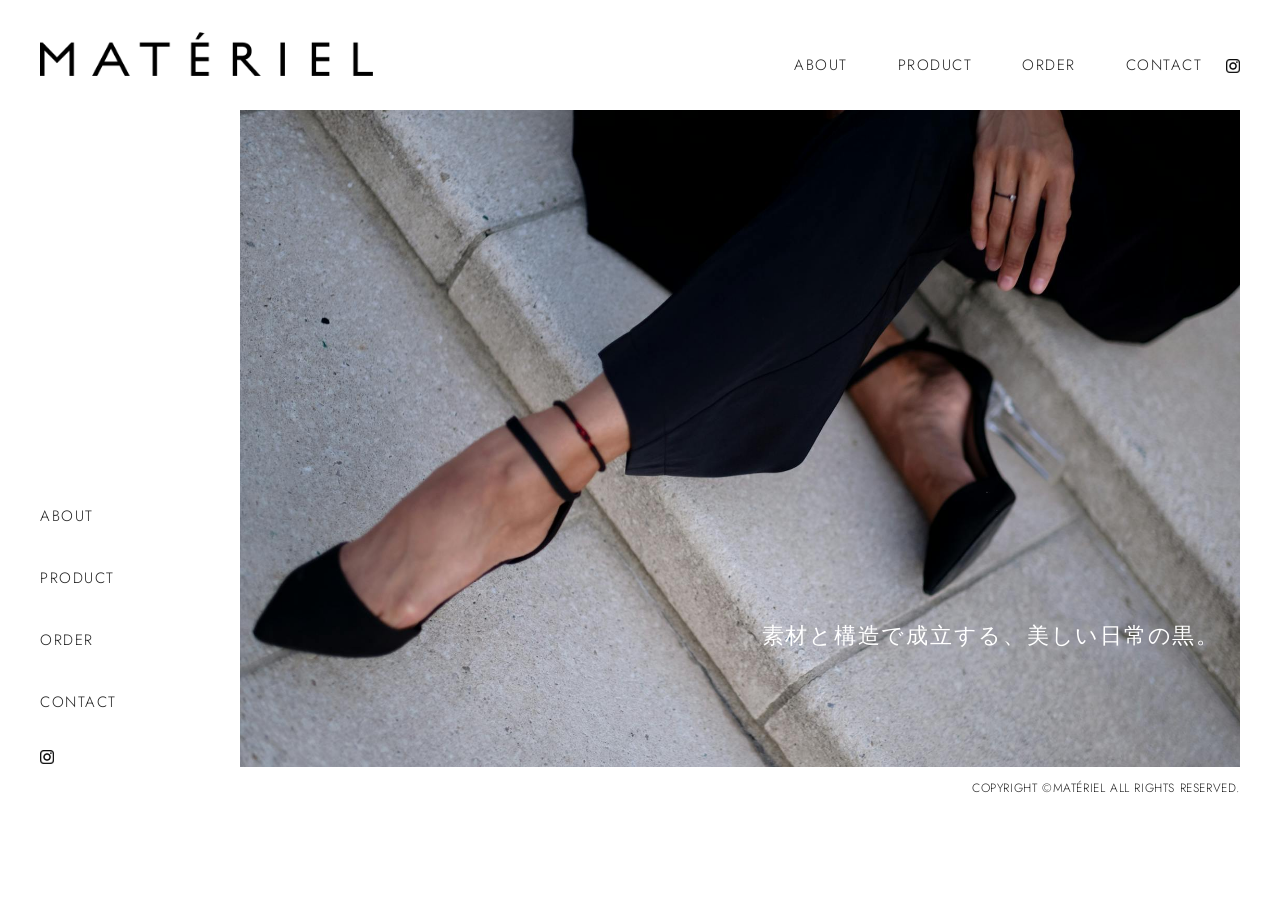
<file: index.html>
<!DOCTYPE html>
<html lang="ja">
<head>
  <meta charset="UTF-8" />
  <meta name="viewport" content="width=device-width, initial-scale=1.0" />
  <title>MATÉRIEL</title>
  <link rel="stylesheet" href="css.css" />
  <link href="https://fonts.googleapis.com/css2?family=Jost:wght@100;200;300&display=swap" rel="stylesheet">


</head>
<body class="page-top">

<header class="header">
  <div class="header-inner">
  <div class="logo">
    <a href="index.html">
      <img src="img/rogo.png" alt="MATÉRIEL">
    </a>
  </div>
  <input type="checkbox" id="nav-toggle" class="nav-toggle">
  <label for="nav-toggle" class="hamburger" aria-label="メニューを開く">
    <span></span><span></span><span></span>
  </label>
  <nav class="header-nav">
    <ul class="header-menu">
      <li><a href="about.html">ABOUT</a></li>
      <li><a href="product.html">PRODUCT</a></li>
      <li><a href="order.html">ORDER</a></li>
      <li><a href="contact.html">CONTACT</a></li>
    </ul>
    <div class="sns">
        <a href="#" class="sns-link">
          <img src="img/Instagram_Glyph_Black.png" alt="Instagram" class="sns-icon">
        </a>
      </div>
  </nav>
</div>
</header>

<main class="main">
  <aside class="side-nav">
    <ul class="side-menu">
      <li><a href="about.html">ABOUT</a></li>
      <li><a href="product.html">PRODUCT</a></li>
      <li><a href="order.html">ORDER</a></li>
      <li><a href="contact.html">CONTACT</a></li>
    </ul>
    <a href="#" class="sns-link">
          <img src="img/Instagram_Glyph_Black.png" alt="Instagram" class="sns-icon">
        </a>
  </aside>

  <div class="page-content">
    <section class="hero">
      <picture>
        <source media="(max-width: 768px)" srcset="img/pexels-anastasia-nagibina-1116204043-24387801.jpg">
        <img src="img/pexels-anastasia-nagibina-1116204043-24387804.jpg" alt="hero image">
      </picture>
      <p class="hero-text">
        素材と構造で成立する、美しい日常の黒。
      </p>
    </section>
  </div>
</main>

<footer class="footer">
  COPYRIGHT ©MATÉRIEL ALL RIGHTS RESERVED.
</footer>
<script src="js/script.js"></script>
</body>
</html>
</file>
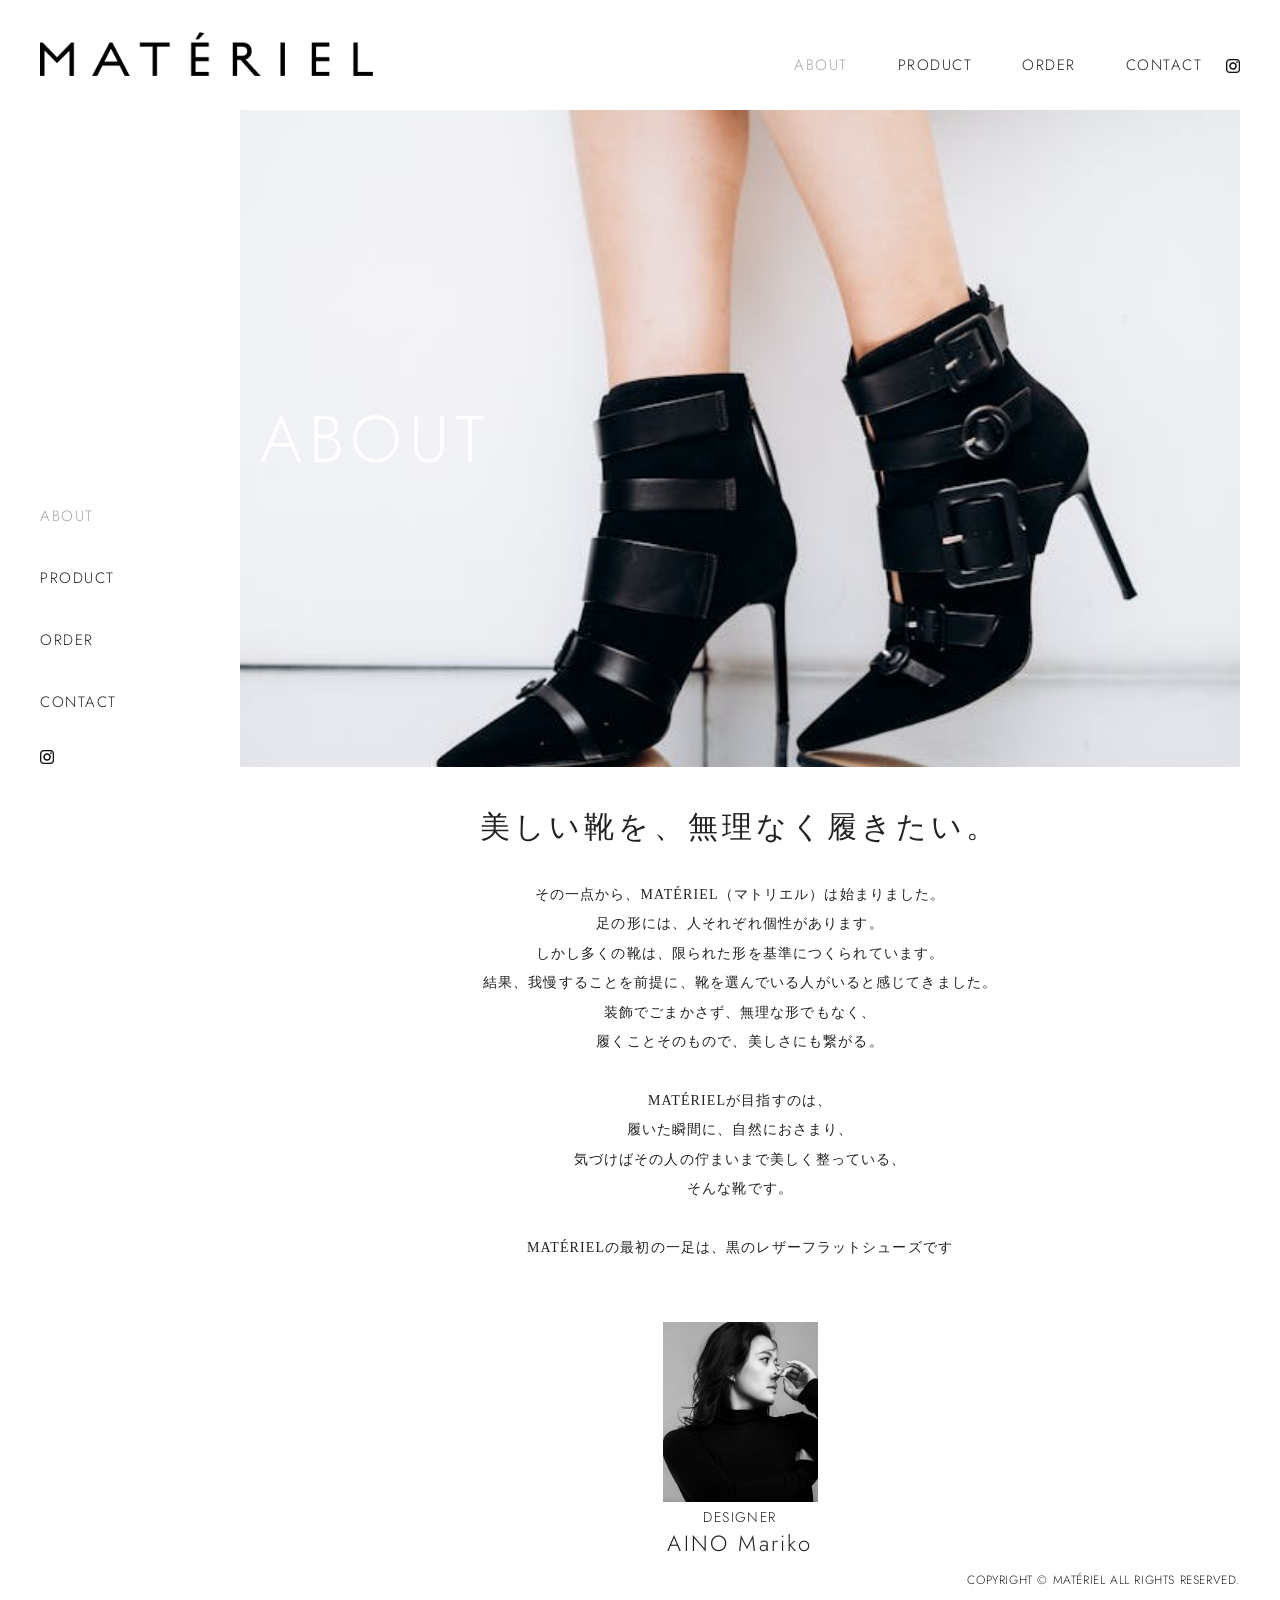
<file: about.html>
<!DOCTYPE html>
<html lang="ja">
<head>
  <meta charset="UTF-8" />
  <meta name="viewport" content="width=device-width, initial-scale=1.0" />
  <title>MATÉRIEL | ABOUT</title>
  <link rel="stylesheet" href="css.css" />
  <link href="https://fonts.googleapis.com/css2?family=Jost:wght@100;200;300&display=swap" rel="stylesheet">
</head>

<body class="page-inner page-about">

<header class="header">
  <div class="header-inner">
  <div class="logo">
    <a href="index.html">
      <img src="img/rogo.png" alt="MATÉRIEL">
    </a>
  </div>

  <input type="checkbox" id="nav-toggle" class="nav-toggle">
  <label for="nav-toggle" class="hamburger" aria-label="メニューを開く">
    <span></span><span></span><span></span>
  </label>
  <nav class="header-nav">
    <ul class="header-menu">
      <li><a href="about.html" class="is-current">ABOUT</a></li>
      <li><a href="product.html">PRODUCT</a></li>
      <li><a href="order.html">ORDER</a></li>
      <li><a href="contact.html">CONTACT</a></li>
    </ul>
    <a href="#" class="sns-link">
      <img src="img/Instagram_Glyph_Black.png" alt="Instagram" class="sns-icon">
    </a>
    </div>
  </nav>
</div>
</header>

<main class="main">
  <aside class="side-nav">
    <ul class="side-menu">
      <li><a href="about.html" class="is-current">ABOUT</a></li>
      <li><a href="product.html">PRODUCT</a></li>
      <li><a href="order.html">ORDER</a></li>
      <li><a href="contact.html">CONTACT</a></li>
    </ul>
    <a href="#" class="sns-link">
      <img src="img/Instagram_Glyph_Black.png" alt="Instagram" class="sns-icon">
    </a>
  </aside>

  <!-- ★ 中身をひとまとめにする -->
  <div class="page-content">
    <section class="hero about-hero">
      <img src="img/pexels-pedro-furtado-2149998739-31450744.jpg" alt="ABOUT image">
      <h1 class="hero-title">ABOUT</h1>
    </section>

    <section class="about-content">
      <p class="about-lead">
        美しい靴を、無理なく履きたい。
      </p>

      <p class="about-text-small">
        その一点から、MATÉRIEL（マトリエル）は始まりました。<br>
足の形には、人それぞれ個性があります。<br>
しかし多くの靴は、限られた形を基準につくられています。<br>結果、我慢することを前提に、靴を選んでいる人がいると感じてきました。<br>
        装飾でごまかさず、無理な形でもなく、<br>
        履くことそのもので、美しさにも繋がる。<br><br>
        MATÉRIELが目指すのは、<br>
        履いた瞬間に、自然におさまり、<br>
        気づけばその人の佇まいまで美しく整っている、<br>
        そんな靴です。<br><br>
        MATÉRIELの最初の一足は、黒のレザーフラットシューズです
      </p>
    </section>
  

  <section class="designer">
    <div class="designer-inner">
      <img src="img/pexels-yi-ren-57040649-33919337.jpg" alt="AINO MARIKO" class="designer-photo">
      <p class="designer-role">DESIGNER</p>
      <p class="designer-name">AINO Mariko</p>
    </div>
  </section>
</div>
</main>

<footer class="footer">
  COPYRIGHT © MATÉRIEL ALL RIGHTS RESERVED.
</footer>
<script src="js/script.js"></script>
</body>
</html>
</file>
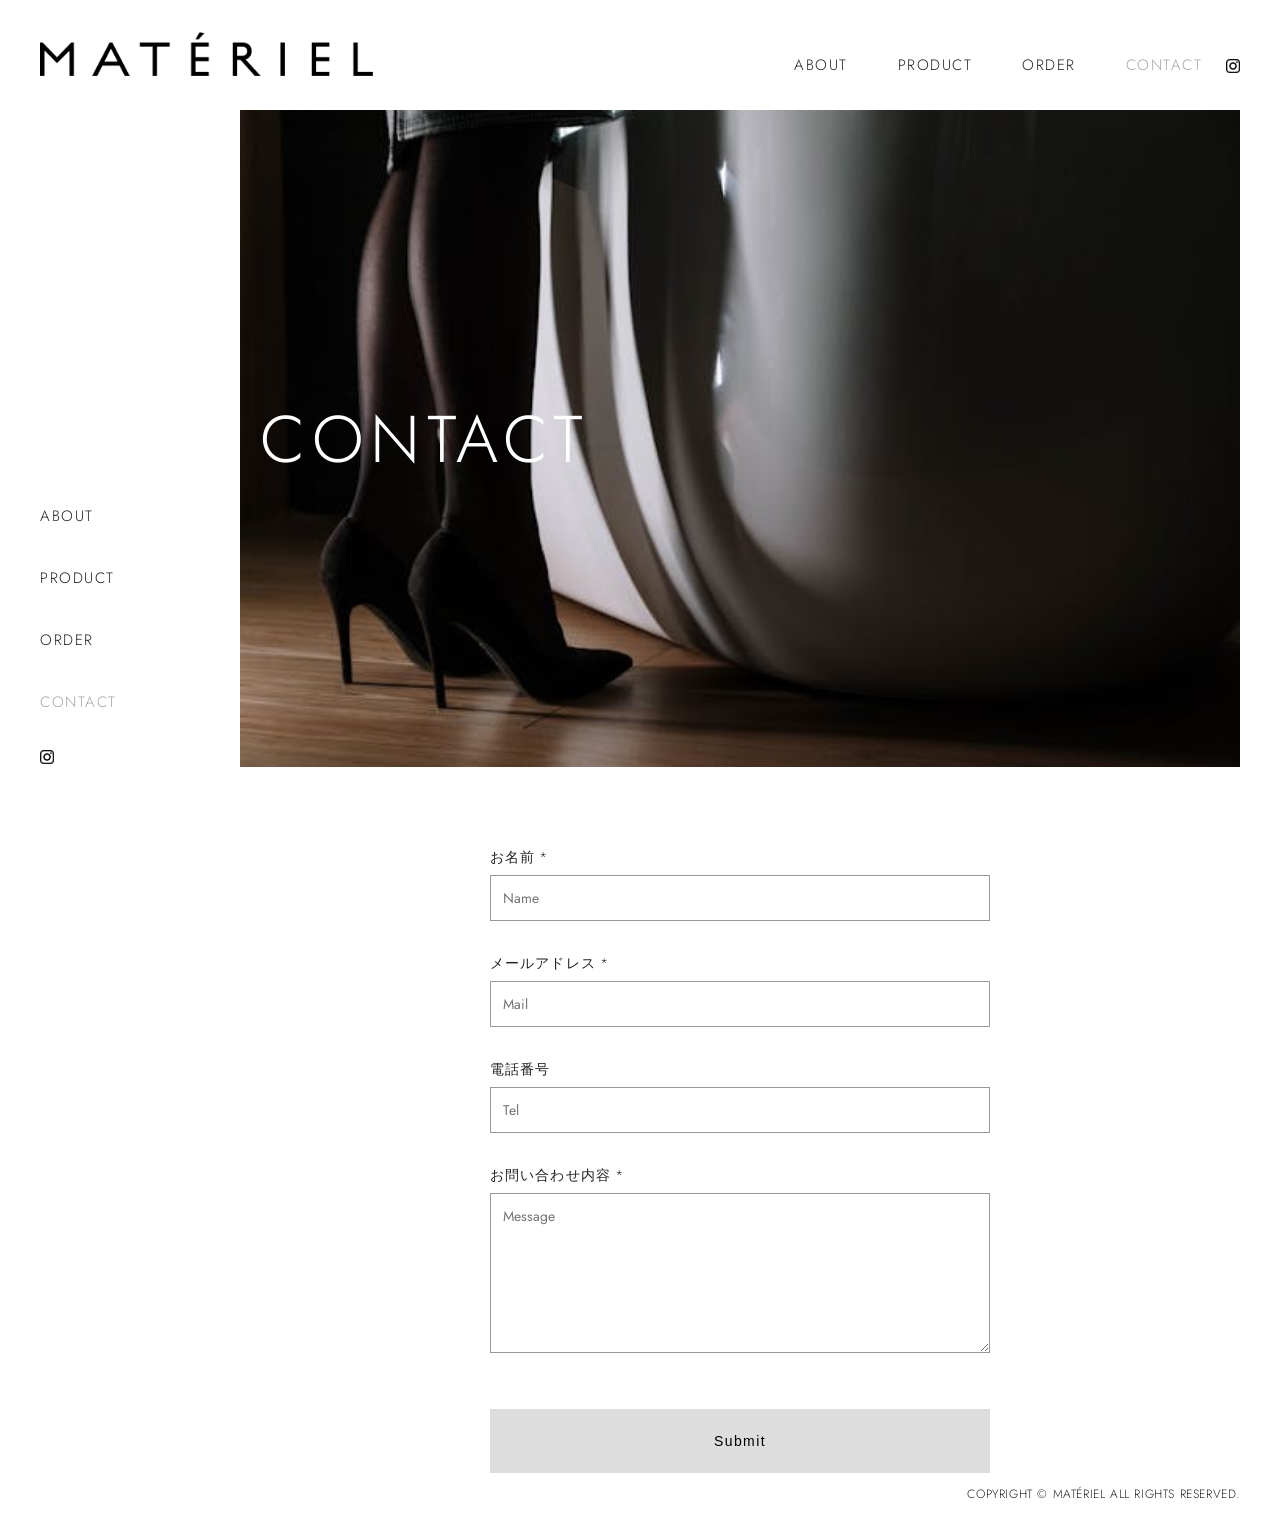
<file: contact.html>
<!DOCTYPE html>
<html lang="ja">
<head>
  <meta charset="UTF-8" />
  <meta name="viewport" content="width=device-width, initial-scale=1.0" />
  <title>MATÉRIEL | CONTACT</title>
  <link rel="stylesheet" href="css.css" />
  <link href="https://fonts.googleapis.com/css2?family=Jost:wght@100;200;300&display=swap" rel="stylesheet">
</head>

<body class="page-inner page-contact">

<header class="header">
  <div class="header-inner">
    <div class="logo">
      <a href="index.html">
        <img src="img/rogo.png" alt="MATÉRIEL">
      </a>
    </div>

    <input type="checkbox" id="nav-toggle" class="nav-toggle">
    <label for="nav-toggle" class="hamburger" aria-label="メニューを開く">
      <span></span><span></span><span></span>
    </label>
    <nav class="header-nav">
      <ul class="header-menu">
        <li><a href="about.html">ABOUT</a></li>
        <li><a href="product.html">PRODUCT</a></li>
        <li><a href="order.html">ORDER</a></li>
        <li><a href="contact.html" class="is-current">CONTACT</a></li>
      </ul>
      <a href="#" class="sns-link">
        <img src="img/Instagram_Glyph_Black.png" class="sns-icon">
      </a>
    </nav>
  </div>
</header>

<main class="main">

  <!-- サイドバー -->
  <aside class="side-nav">
    <ul class="side-menu">
      <li><a href="about.html">ABOUT</a></li>
      <li><a href="product.html">PRODUCT</a></li>
      <li><a href="order.html">ORDER</a></li>
      <li><a href="contact.html" class="is-current">CONTACT</a></li>
    </ul>
    <a href="#" class="sns-link">
        <img src="img/Instagram_Glyph_Black.png" alt="Instagram" class="sns-icon">
      </a>
  </aside>

  <div class="page-content">

    <!-- hero -->
    <section class="hero contact-hero">
      <img src="img/pexels-ron-lach-8511322.jpg" alt="CONTACT">
      <h1 class="hero-title">CONTACT</h1>
    </section>

    <!-- form -->
    <section class="contact-content">
      <form class="contact-form">

        <div class="form-row">
          <label>お名前<span>*</span></label>
          <input type="text" placeholder="Name" required>
        </div>

        <div class="form-row">
          <label>メールアドレス<span>*</span></label>
          <input type="email" placeholder="Mail" required>
        </div>

        <div class="form-row">
          <label>電話番号</label>
          <input type="tel" placeholder="Tel">
        </div>

        <div class="form-row">
          <label>お問い合わせ内容<span>*</span></label>
          <textarea placeholder="Message" required></textarea>
        </div>

        <div class="form-submit">
          <button type="submit">Submit</button>
        </div>

      </form>
    </section>

  </div>
</main>

<footer class="footer">
  COPYRIGHT © MATÉRIEL ALL RIGHTS RESERVED.
</footer>
<script src="js/script.js"></script>
</body>
</html>
</file>
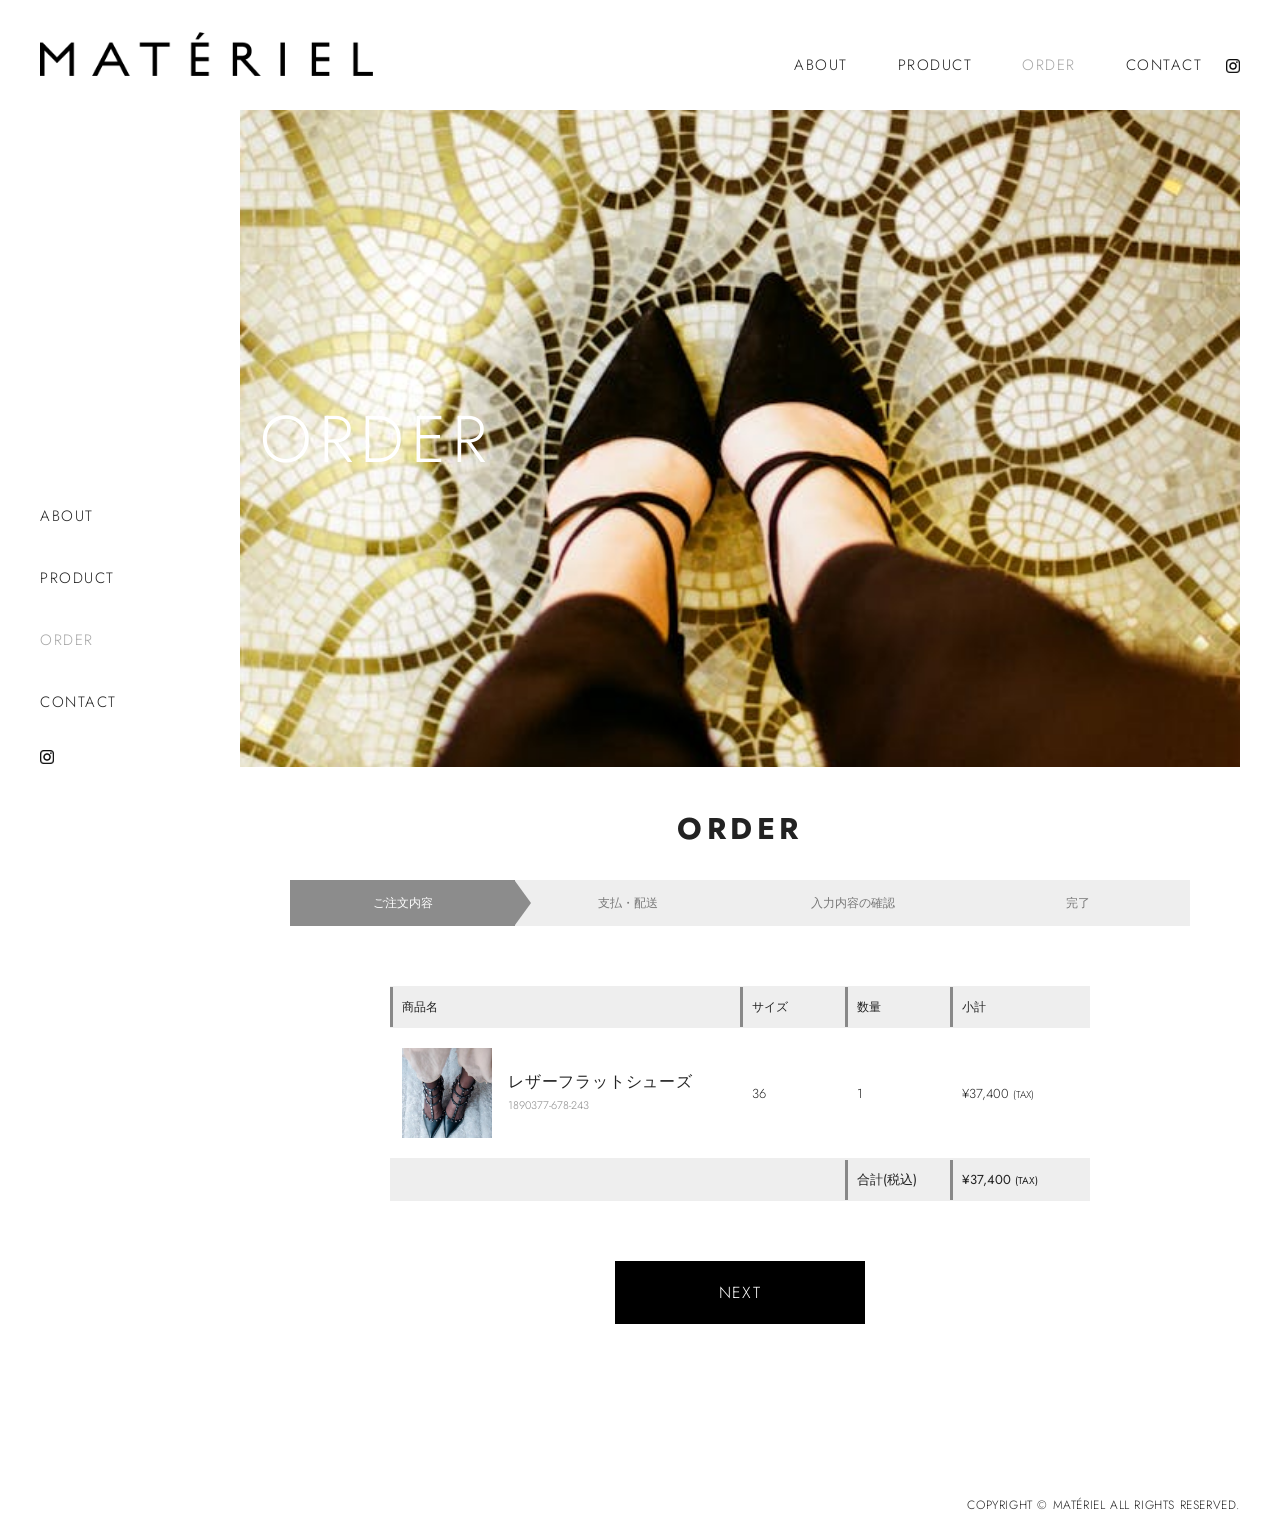
<file: order.html>
<!DOCTYPE html>
<html lang="ja">
<head>
  <meta charset="UTF-8" />
  <meta name="viewport" content="width=device-width, initial-scale=1.0" />
  <title>MATÉRIEL | ORDER</title>
  <link rel="stylesheet" href="css.css" />
  <link href="https://fonts.googleapis.com/css2?family=Jost:wght@100;200;300&display=swap" rel="stylesheet">
  <link rel="preload" as="image" href="img/pexels-polina-kovaleva-5507251.jpg">
</head>

<body class="page-inner page-order">

<header class="header">
  <div class="header-inner">
    <div class="logo">
      <a href="index.html">
        <img src="img/rogo.png" alt="MATÉRIEL">
      </a>
    </div>

    <input type="checkbox" id="nav-toggle" class="nav-toggle" hidden>
    <label for="nav-toggle" class="hamburger" aria-label="メニューを開く">
      <span></span><span></span><span></span>
    </label>
    <nav class="header-nav">
      <ul class="header-menu">
        <li><a href="about.html">ABOUT</a></li>
        <li><a href="product.html">PRODUCT</a></li>
        <li><a href="order.html" class="is-current">ORDER</a></li>
        <li><a href="contact.html">CONTACT</a></li>
      </ul>
      <a href="#" class="sns-link">
        <img src="img/Instagram_Glyph_Black.png" class="sns-icon">
      </a>
    </nav>
  </div>
</header>

<main class="main">

  <!-- side nav（共通） -->
  <aside class="side-nav">
    <ul class="side-menu">
      <li><a href="about.html">ABOUT</a></li>
      <li><a href="product.html">PRODUCT</a></li>
      <li><a href="order.html" class="is-current">ORDER</a></li>
      <li><a href="contact.html">CONTACT</a></li>
    </ul>
    <a href="#" class="sns-link">
      <img src="img/Instagram_Glyph_Black.png" class="sns-icon">
    </a>
  </aside>

  <div class="page-content">

    <!-- hero -->
    <section class="hero order-hero">
      <img src="img/pexels-polina-kovaleva-5507251.jpg" alt="ORDER">
      <h1 class="hero-title">ORDER</h1>
    </section>

    <!-- order step -->
    <section class="order-step">
      <h2 class="order-title">ORDER</h2>

      <ul class="step-list">
        <li class="is-active">ご注文内容</li>
        <li>支払・配送</li>
        <li>入力内容の確認</li>
        <li>完了</li>
      </ul>
    </section>

    <!-- order table -->
    <section class="order-content">
      <table class="order-table">

        <colgroup>
          <col style="width: 50%;">
          <col style="width: 15%;">
          <col style="width: 15%;">
          <col style="width: 20%;">
        </colgroup>

        <thead>
          <tr>
            <th class="table-bar">商品名</th>
<th class="table-bar">サイズ</th>
<th class="table-bar">数量</th>
<th class="table-bar">小計</th>
          </tr>
        </thead>

        <tbody>
          <tr>
            <td class="product-cell">
              <img src="img/pexels-deno-wang-205948777-12161966.jpg" alt="">
              <div class="product-info">
                <p class="product-name">レザーフラットシューズ</p>
                <p class="product-code">1890377-678-243</p>
              </div>
            </td>
            <td data-label="サイズ">36</td>
            <td data-label="数量">1</td>
            <td class="price" data-label="小計">¥37,400<span>(TAX)</span></td>
          </tr>
        </tbody>

        <tfoot>
          <tr>
            <td class="table-bar no-bar"></td>
            <td class="table-bar no-bar"></td>
            <td class="table-bar total-label">合計(税込)</td>
            <td class="table-bar total-price">¥37,400<span>(TAX)</span></td>
          </tr>
        </tfoot>
        
      </table>

      <!-- モバイル専用サマリー（600px以下でのみ表示） -->
      <div class="order-summary-mobile">
        <div class="summary-product">
          <img src="img/pexels-deno-wang-205948777-12161966.jpg" alt="">
          <div class="summary-info">
            <p class="product-name">レザーフラットシューズ</p>
            <p class="product-code">1890377-678-243</p>
          </div>
        </div>

        <div class="summary-row">
          <span class="summary-label">サイズ</span>
          <span>36</span>
        </div>
        <div class="summary-row">
          <span class="summary-label">数量</span>
          <span>1</span>
        </div>
        <div class="summary-row">
          <span class="summary-label">小計</span>
          <span>¥37,400<small>(TAX)</small></span>
        </div>
        <div class="summary-row summary-total">
          <span class="summary-label">合計(税込)</span>
          <span>¥37,400<small>(TAX)</small></span>
        </div>
      </div>

      <div class="order-next">
        <button class="order-btn">NEXT</button>
      </div>
    </section>

  </div>
</main>

<footer class="footer">
  COPYRIGHT © MATÉRIEL ALL RIGHTS RESERVED.
</footer>

<script src="js/script.js"></script>
</body>
</html>
</file>
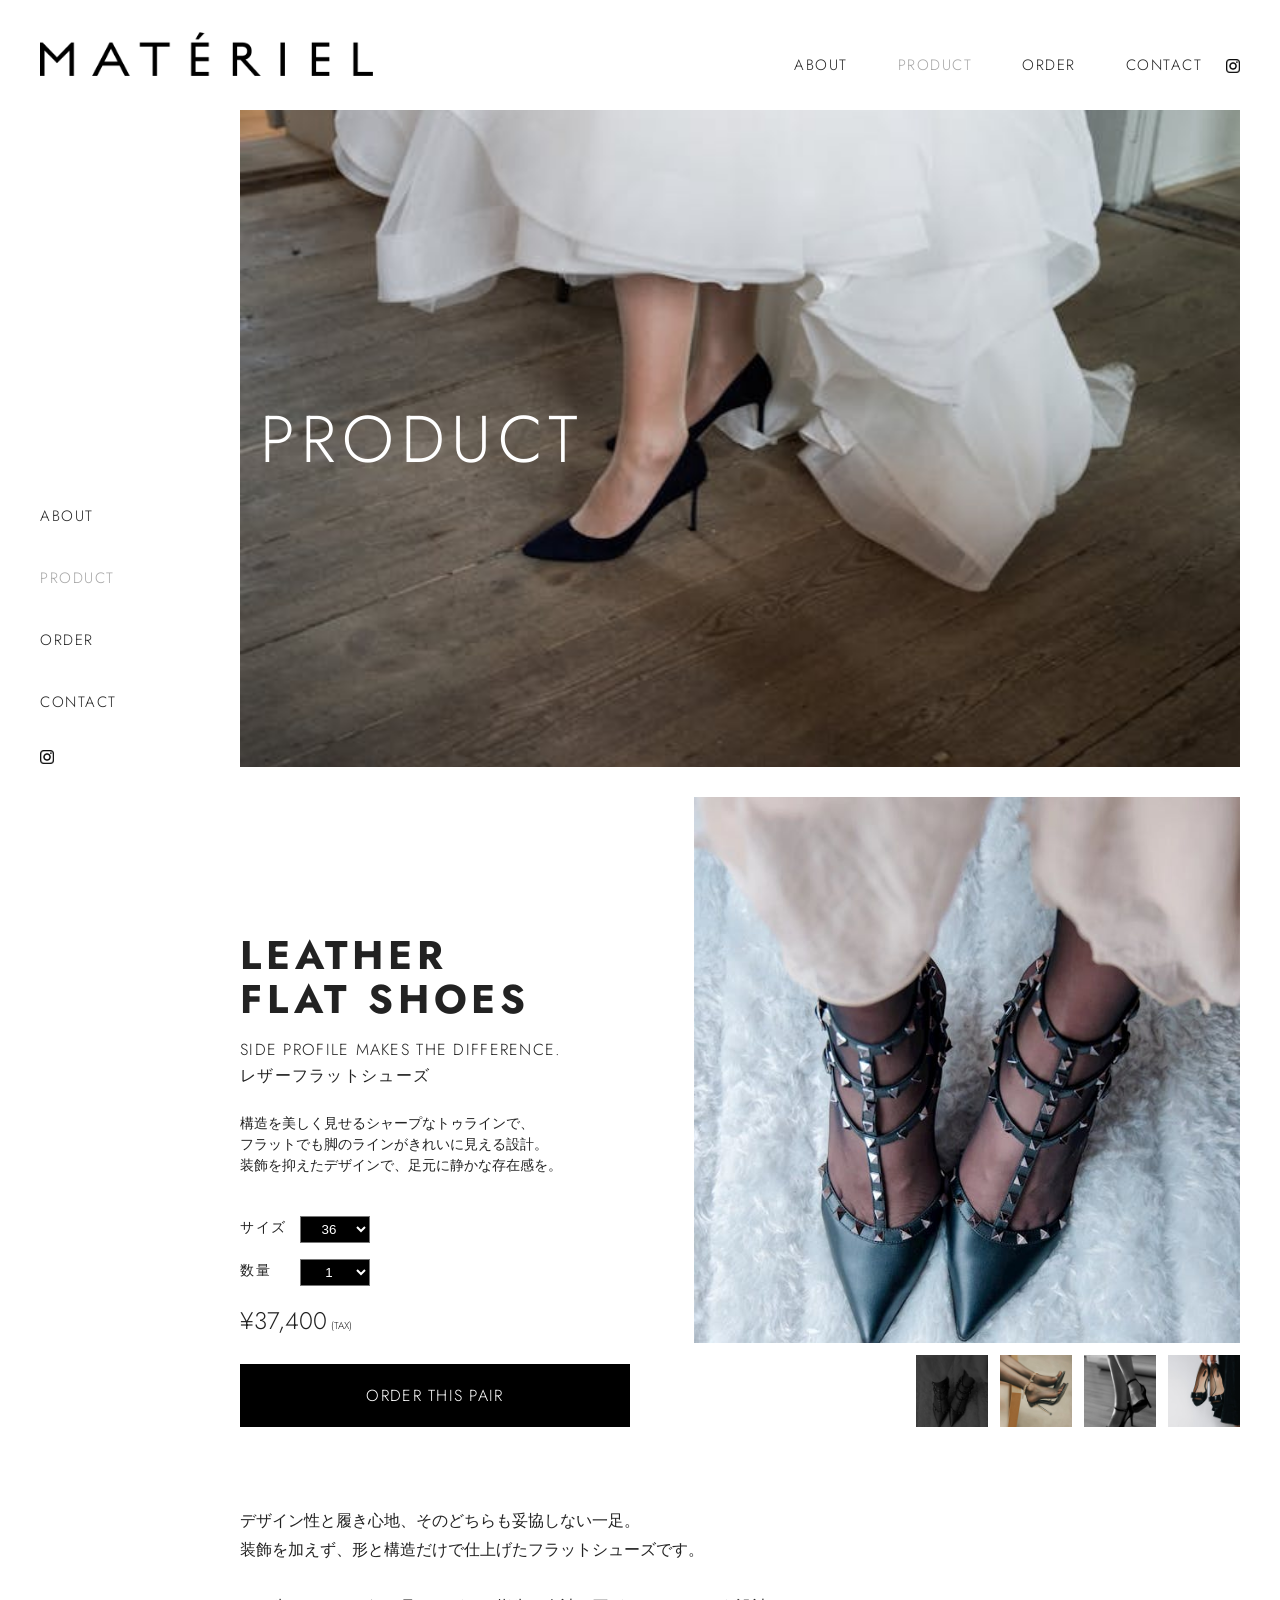
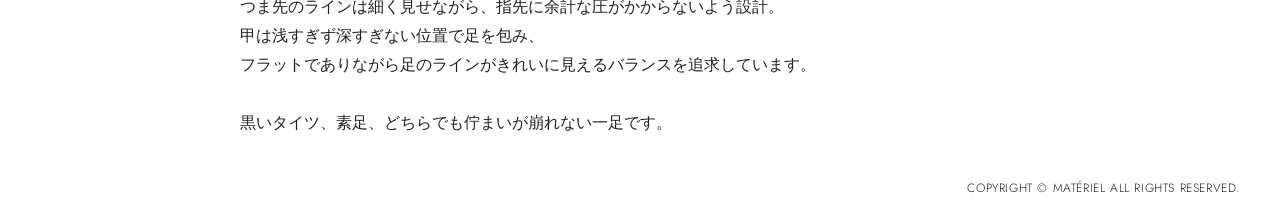
<file: product.html>
<!DOCTYPE html>
<html lang="ja">
<head>
  <meta charset="UTF-8" />
  <meta name="viewport" content="width=device-width, initial-scale=1.0" />
  <title>MATÉRIEL | PRODUCT</title>
  <link rel="stylesheet" href="css.css" />
  <link href="https://fonts.googleapis.com/css2?family=Jost:wght@100;200;300&display=swap" rel="stylesheet">
</head>

<body class="page-inner page-product">

<header class="header">
    <div class="header-inner">
  <div class="logo">
    <a href="index.html">
      <img src="img/rogo.png" alt="MATÉRIEL">
    </a>
  </div>

  <input type="checkbox" id="nav-toggle" class="nav-toggle">
  <label for="nav-toggle" class="hamburger" aria-label="メニューを開く">
    <span></span><span></span><span></span>
  </label>
  <nav class="header-nav">
    <ul class="header-menu">
      <li><a href="about.html">ABOUT</a></li>
      <li><a href="product.html" class="is-current">PRODUCT</a></li>
      <li><a href="order.html">ORDER</a></li>
      <li><a href="contact.html">CONTACT</a></li>
    </ul>
    <a href="#" class="sns-link js-insta">
        <img src="img/Instagram_Glyph_Black.png" class="sns-icon">
      </a>
      
  </nav>
  </div>
</header>

<main class="main">

  <!-- サイドバー -->
  <aside class="side-nav">
    <ul class="side-menu">
      <li><a href="about.html">ABOUT</a></li>
      <li><a href="product.html" class="is-current">PRODUCT</a></li>
      <li><a href="order.html">ORDER</a></li>
      <li><a href="contact.html">CONTACT</a></li>
    </ul>
    <a href="#" class="sns-link">
        <img src="img/Instagram_Glyph_Black.png" alt="Instagram" class="sns-icon">
      </a>
      
  </aside>

  <div class="page-content">

    <!-- hero -->
    <section class="hero product-hero">
      <img src="img/pexels-reneterp-1539781.jpg" alt="PRODUCT">
      <h1 class="hero-title">PRODUCT</h1>
    </section>

    <!-- 商品メイン -->
    <section class="product-main">

      <!-- 左：商品情報 -->
      <div class="product-info">
        <h2 class="product-name">
          LEATHER<br>FLAT SHOES
        </h2>

        <p class="product-sub">
          SIDE PROFILE MAKES THE DIFFERENCE.<br>
          レザーフラットシューズ
        </p>

        <p class="product-text">
          構造を美しく見せるシャープなトゥラインで、<br>
          フラットでも脚のラインがきれいに見える設計。<br>装飾を抑えたデザインで、足元に静かな存在感を。
        </p>

        <div class="product-meta">
          <div class="select-row">
            <label>サイズ</label>
            <select>
              <option>36</option>
              <option>37</option>
              <option>38</option>
            </select>
          </div>

          <div class="select-row">
            <label>数量</label>
            <select>
              <option>1</option>
              <option>2</option>
            </select>
          </div>

          <p class="price">¥37,400<span>(TAX)</span></p>
        </div>

        <button class="order-btn">ORDER THIS PAIR</button>
      </div>

      <!-- 右：画像 -->
      <div class="product-images">
        <div class="product-image-main">
        <img src="img/pexels-deno-wang-205948777-12161966.jpg" alt="">
        </div>
        
        <div class="product-thumbs">
          <div class="thumb">
    <img src="img/pexels-deno-wang-205948777-12161966.jpg">
  </div>
  <div class="thumb">
    <img src="img/pexels-rankzl-192436742-17826424.jpg">
  </div>
  <div class="thumb">
    <img src="img/pexels-itslauravillela-33718019.jpg">
  </div>
  <div class="thumb">
    <img src="img/pexels-pnw-prod-8347584.jpg">
  </div>
        </div>
      </div>

    </section>

    <!-- 商品説明 -->
    <section class="product-description">
      <p>
        デザイン性と履き心地、そのどちらも妥協しない一足。<br>
        装飾を加えず、形と構造だけで仕上げたフラットシューズです。<br><br>

        つま先のラインは細く見せながら、指先に余計な圧がかからないよう設計。<br>
        甲は浅すぎず深すぎない位置で足を包み、<br>
        フラットでありながら足のラインがきれいに見えるバランスを追求しています。<br><br>

        黒いタイツ、素足、どちらでも佇まいが崩れない一足です。
      </p>
    </section>

  </div>
</main>

<footer class="footer">
  COPYRIGHT © MATÉRIEL ALL RIGHTS RESERVED.
</footer>
<script src="js/script.js"></script>
</body>
</html>
</file>
<file: css.css>
/* ===== reset ===== */
* {
  margin: 0;
  padding: 0;
  box-sizing: border-box;
}

body {
  font-family: 'Jost', sans-serif;
  font-weight: 300;
  color: #222;
  overflow-x: hidden;
}

/* ===== header ===== */
.header {

  padding: 32px 40px 24px;
}

.logo {
  display: flex;
  align-items: flex-end;
}

.logo img {
  height: 44px;
  width: auto;
  display: block;
}


.header-nav {
  display: flex;
  gap: 24px;
  align-items: flex-end;
}

.header-menu {
  display: flex;
  list-style: none;
  gap: 50px;
  font-size: 15px;
  letter-spacing: 0.1em;
}

.header-inner {
  display: flex;
  justify-content: space-between;
  align-items: flex-end; /* 下揃え */
  width: 100%;
}

/* ===== main layout ===== */
.main {
  display: flex;
  gap: 40px;
  padding: 0 40px;
  align-items: flex-start;
}

/* ===== sidebar ===== */

.side-nav {
  width: 160px;
  font-size: 15px;
  letter-spacing: 0.1em;
  position:fixed;   /* 画面に固定 */
  left: 40px;        /* .main の padding に合わせて調整 */
  top: var(--side-top, 0px); /* ← CSS変数 */
}

.side-menu {
  margin: 0;
  padding: 0;
  list-style: none;
}


.side-menu li {
  margin-bottom: 40px;
}


/* ===== page content ===== */
.page-content {
  flex: 1;
  margin-left: 200px; /* サイドバーの幅 + ギャップ分を空ける */
  margin-top: 10px;
}


/* ===== hero ===== */
.hero {
  position: relative;
  height: 73vh;
  margin-top: 0;
  background: #eee;
}

.hero img {
  width: 100%;
  height: 100%;
  object-fit: cover;
  display: block;
  color: transparent;
}

.contact-hero img {
  object-position: 5% center;
}

.hero picture {
  display: block;
  width: 100%;
  height: 100%;
}

.hero-text {
  position: absolute;
  color: #fff;
  font-size: 22px;
  letter-spacing: 0.08em;
  margin: 0;
  top: 80%;                 /* 縦方向中央に */
  right: 20px;               /* 左端からの余白 */
  transform: translateY(-50%);
  font-family: "Noto Serif JP", serif; /* 明朝系フォント */
}

.hero.about-hero {
  position: relative; /* 絶対配置の基準にする */
  height: 73vh;       /* 画像の高さ */
}

/* hero 画像 */
.hero.about-hero img {
  width: 100%;
  height: 100%;
  object-fit: cover;
  display: block;
}

/* hero 内タイトル */
.hero-title {
  position: absolute; /* 画像の上に重ねる */
  left: 20px;         /* 左からの余白 */
  top: 50%;                /* 親要素の高さの中央 */
  transform: translateY(-50%); /* 上下中央に正確に調整 */
  color: #fff;
  font-size: 66px;
  font-weight: 300;
  letter-spacing: 0.1em;
  margin: 0;
}

/* ===== about ===== */
.about-content {
  max-width: 720px;
  margin: 40px auto 0;
  text-align: center;
}

.about-lead {
  font-family: "Noto Serif JP", serif;
  font-size: 30px;
  letter-spacing: 0.14em;
  margin-bottom: 32px;
}

.about-text-small {
  font-family: "Noto Serif JP", serif;
  font-size: 14px;
  line-height: 2.1;
  letter-spacing: 0.08em;
}

.designer {
  margin:  60px 0 0 0; /* 上下の余白 */
  text-align: center;
}

.designer-photo {
  width: 155px;        /* 写真の横幅 */
  height: 180px;       /* 正方形 */
  object-fit: cover;   /* 写真がはみ出さないように */
  display: block;
  margin: 0 auto 5px; /* 中央寄せ＋下に余白 */
}

.designer-role {
  font-size: 14px;
  letter-spacing: 0.1em;
}

.designer-name {
  font-size: 22px;
  font-weight: 300;
  letter-spacing: 0.1em;
}



/* ===== footer ===== */
.footer {
  text-align: right;
  font-size: 12px;
  padding: 12px 40px 16px;
  letter-spacing: 0.05em;
}

/* ===== link ===== */
a {
  text-decoration: none;
  color: inherit;
}

.header-menu a,
.side-menu a {
  transition: opacity 0.2s;
}

.header-menu a:hover,
.side-menu a:hover {
  opacity: 0.6;
}

.is-current {
  opacity: 0.4;
  pointer-events: none;
}

/* ===== sns ===== */
.sns-link {
  display: block;
  line-height: 0; 
}

.sns-icon {
  width: 14px;
  height: 14px;
  display: block;
  transform: translateY(-3px);
}


/* ===== product ===== */

.product-main {
  display: grid;
  grid-template-columns: 1fr 1.4fr;
  gap: 64px;
  margin: 24px 0 80px;
  align-items: stretch;
}
.product-hero {
  margin-bottom: 30px; /* 好きな値に */
}


.product-name {
  font-size: 40px;
  letter-spacing: 0.12em;
  margin-bottom: 16px;
  line-height: 1.1; 
}

.product-sub {
  font-size: 16px;
  letter-spacing: 0.08em;
  margin-bottom: 24px;
}

.product-text {
  font-size: 14px;
  line-height: 1.5;
  margin-bottom: 40px;
}

.product-meta {
  display: flex;
  flex-direction: column;
  gap: 16px;
}

.select-row {
  display: flex;
  font-size: 14px;
  gap: 12px;
}

.select-row label {
  font-size: 14px;
  letter-spacing: 0.12em;
  font-weight: 400;
  min-width: 48px;   /* ← select と距離を安定させたい場合 */
}

.select-row select {
    padding: 4px 8px;
    border-radius: 0;
    background-color:#000;
    width: 70px; 
    color: #fff;
    text-align: center;
    text-align-last: center;
}

.price {
  font-size: 24px;
  margin-top: 0;
  margin-bottom: 24px;
}

.price span {
  font-size: 12px;
  margin-left: 4px;
}

.order-btn {
  margin-top: 16px;
  padding: 24px 32px;
  background: #000;
  color: #fff;
  border: none;
  letter-spacing: 0.1em;
  cursor: pointer;
  font-size: 18px;
  width: 100%;          /* ← 幅いっぱい */
  display: block;       /* ← 念のため */
  text-align: center;   /* ← 文字中央 */
}

.order-btn:hover {
  background-color: #444;
}

.order-btn:active {
  background-color: #222;
}


.product-images {
  display: flex;
  flex-direction: column;
}

.product-images img {
  width: 100%;
  display: block;
  object-fit: cover;     /* はみ出た分はトリミング */
}

.product-thumbs {
  display: flex;
  gap: 12px;
  margin-top: 12px;
  justify-content: flex-end;
}

.product-thumbs img {
  width: 60px;
  cursor: pointer;
}

.product-description {
  max-width: 640px;
  font-family: "Noto Serif JP", serif;
  line-height: 1.8;
  margin-bottom: 30px;
}

.product-image-main {
  width: 100%;
  aspect-ratio: 1/ 1;
  overflow: hidden;
}

.product-image-main img {
  width: 100%;
  height: 100%;
  object-fit: cover;
  display: block;
}

.product-info {
  display: flex;
  flex-direction: column;
  justify-content: flex-end; /* ← これ */
}

/* サムネの箱 */
.product-thumbs .thumb {
  width: 72px;              /* ← 好きなサイズに */
  aspect-ratio: 1 / 1;     /* 真四角 */
  overflow: hidden;
}

/* サムネ画像 */
.product-thumbs .thumb img {
  width: 100%;
  height: 100%;
  object-fit: cover;
  display: block;
  cursor: pointer;
}

.product-thumbs img {
  filter: none;          /* カラーのまま */
  transition: all 0.4s;  /* 変化をスムーズに */
}

.product-thumbs img:hover {
  filter: grayscale(80%) brightness(80%);
}


.product-thumbs img.is-active {
  filter: grayscale(100%) brightness(30%); /* 完全白黒＆暗め */
}

/* ===== contact ===== */

.contact-content {
  max-width: 500px;
  margin: 80px auto 0;
}

.contact-form {
  display: flex;
  flex-direction: column;
  gap: 32px;
}

.form-row {
  display: flex;
  flex-direction: column;
}

.form-row label {
  font-size: 14px;
  letter-spacing: 0.08em;
  margin-bottom: 8px;
}

.form-row label span {
  margin-left: 4px;
}

.form-row input,
.form-row textarea {
  border: 1px solid #999;
  padding: 12px;
  font-family: 'Jost', sans-serif;
  font-size: 14px;
}

.form-row textarea {
  min-height: 160px;
  resize: vertical;
}

.form-submit {
  margin-top: 24px;
  text-align: center;
}

.form-submit button {
  padding: 24px 32px;
  background: #ddd;        /* 普通の状態 */
  border: none;
  font-size: 14px;
  letter-spacing: 0.1em;
  cursor: pointer;
  transition: all 0.3s; 
  width: 100%;
}

.form-submit button:hover {
  background-color: #999;  /* グレー系に変化 */
  color: #fff;             /* 文字色も白にすると視認性UP */
}



/* ===== ORDER ===== */

.page-order .order-step {
  margin: 40px 0 60px;
  text-align: center;
}

.order-title {
  font-size: 30px;
  letter-spacing: 0.15em;
  margin-bottom: 30px;
}

.step-list {
  display: flex;
  justify-content: space-between; /* ← center をやめる */
  list-style: none;
  padding: 0;
  margin: 0 auto;
  width: 900px;
}

.step-list li {
  position: relative;
  flex: 1;                 /* 均等割 */
  max-width: none;         /* ← これ超重要 */
  padding: 14px 0;
  font-size: 12px;
  text-align: center;
  background: #eee;
  color: #777;
}

.step-list li.is-active {
  background: #8c8c8c;
  color: #fff;
  z-index: 2;
}

/* 三角（見た目だけ） */
.step-list li.is-active::after {
  content: "";
  position: absolute;
  top: 50%;
  right: -16px;
  transform: translateY(-50%);
  border-top: 22px solid transparent;
  border-bottom: 22px solid transparent;
  border-left: 16px solid #8c8c8c;
}





.order-content {
  max-width: 900px;
  margin: 0 auto 160px;
}

.order-table {
  width: 700px;
  border-collapse: collapse;
  margin: 0 auto;
}

.table-bar {
  position: relative;
  padding: 12px 12px 12px 12px;
  background: #eee;
  font-size: 12px;
  font-weight: normal;
}

.table-bar::before {
  content: "";
  position: absolute;
  left: 0;
  top: 50%;
  transform: translateY(-50%);
  width: 3px;
  height: 40px;
  background: #888;
}


.order-table td {
  padding: 20px 12px;
  font-size: 13px;
  vertical-align: middle;
}

.product-cell {
  display: flex;
  gap: 16px;
  align-items: center;
}


.product-info {
  line-height: 1.6;
}

.product-code {
  font-size: 11px;
  color: #888;
}

.price span,
.total-price span {
  font-size: 10px;
  margin-left: 4px;
}



.order-next {
  text-align: center;
  margin-top: 60px;
}

.order-btn {
  width: 100%;
  padding: 20px 60px;
  display: flex;
  align-items: center;
  justify-content: center;
  font-family: 'Jost', sans-serif;
  font-weight: 300;
  font-size: 16px;
  letter-spacing: 0.08em;
  margin: 0 auto;
}

.order-btn:hover {
  background: #6f6f6f;
}

.order-product-name {
  font-size: 20px;
  letter-spacing: 0.08em;
}

.page-order .product-name {
  font-size: 16px;
  letter-spacing: 0.05em;
  line-height: 1.3;
  margin-bottom: 4px;
}

.product-cell img {
  width: 90px;          /* 好きなサイズ */
  aspect-ratio: 1 / 1;  /* ← 真四角 */
  object-fit: cover;    /* はみ出した部分をトリミング */
  display: block;
}

.order-table th,
.order-table td {
  text-align: left;
  vertical-align: middle;
  
}

.order-table tfoot td {
  padding: 12px 12px;
}

/* 左の細い四角を出したくないセル用 */
.no-bar {
  padding-left: 12px;        /* table-barより左余白を戻す */
}

.no-bar::before {
  display: none;             /* 細い四角を消す */
}


.page-order .order-next {
  max-width: 250px;   /* ← 好きな幅 */
  margin: 60px auto 0;
}

/* ===================================================
   ハンバーガーメニュー（デフォルトは非表示 / PC用）
=================================================== */
.nav-toggle {
  display: none;
}

.hamburger {
  display: none;
  flex-direction: column;
  justify-content: space-between;
  width: 34px;
  height: 30px;
  cursor: pointer;
  z-index: 200;
}

.hamburger span {
  display: block;
  width: 100%;
  height: 2px;
  background: #222;
  transition: transform 0.3s ease, opacity 0.3s ease;
}

.nav-toggle:checked ~ .hamburger span {
  background: #fff;
}

.nav-toggle:checked ~ .hamburger span:nth-child(1) {
  transform: translateY(14px) rotate(45deg);
}
.nav-toggle:checked ~ .hamburger span:nth-child(2) {
  opacity: 0;
}
.nav-toggle:checked ~ .hamburger span:nth-child(3) {
  transform: translateY(-14px) rotate(-45deg);
}

/* ===================================================
   タブレット（〜1024px）
=================================================== */
@media (max-width: 1024px) {
  .header {
    padding: 24px 24px 20px;
  }

  .main {
    padding: 0 24px;
    gap: 24px;
  }

  .hero-title {
    font-size: 58px;
  }

  .hero-text {
    font-size: 19px;
  }

  .product-main {
    gap: 32px;
  }

  .step-list {
    width: 100%;
  }

  .order-table {
    width: 100%;
  }
}

/* ===================================================
   モバイル（〜768px）
=================================================== */
@media (max-width: 768px) {

  /* ヘッダー：ハンバーガー表示 & メニュー折りたたみ */
  .hamburger {
    display: flex;
  }

  .header-inner {
    position: relative;
    align-items: center;
  }

  .hamburger {
    position: absolute;
    right: 0;
    top: calc(50% + 8px);
    transform: translateY(-50%);
  }

  .header-nav {
    align-items: center;
  }

  .header-menu {
    position: fixed;
    top: 0;
    right: 0;
    height: 100vh;
    width: 240px;
    max-width: 75vw;
    background: rgba(0, 0, 0, 0.85);
    flex-direction: column;
    justify-content: center;
    align-items: center;
    gap: 40px;
    transform: translateX(100%);
    transition: transform 0.3s ease;
    z-index: 150;
  }

  .header-menu a {
    color: #fff;
  }

  .nav-toggle:checked ~ .header-nav .header-menu {
    transform: translateX(0);
  }

  .header-nav .sns-link,
  .header-nav .sns {
    display: none;
  }

  .nav-toggle:checked ~ .header-nav .sns-link,
  .nav-toggle:checked ~ .header-nav .sns {
    display: block;
  }

  .nav-toggle:checked ~ .header-nav .sns-link {
    position: fixed;
    right: 0;
    bottom: 60px;
    width: 240px;
    max-width: 75vw;
    text-align: center;
    z-index: 160;
  }

  .nav-toggle:checked ~ .header-nav .sns-link .sns-icon {
    width: 20px;
    height: 20px;
    display: inline-block;
    transform: none;
    filter: invert(1);
  }

  /* サイドバーは非表示にし、ハンバーガーメニューに一本化 */
  .side-nav {
    display: none;
  }

  .main {
    padding: 0 20px;
    display: block;
  }

  .page-content {
    margin-left: 0;
    margin-top: 0;
  }

  /* hero */
  .hero,
  .hero.about-hero {
    height: auto;
    aspect-ratio: 3 / 4;
  }

  .hero-title {
    left: 16px;
    font-size: 53px; /* 元66pxの約80%を最小に */
  }

  .hero-text {
    right: 16px;
    top: 8%;
    font-size: 20px;
    writing-mode: vertical-rl;
    text-orientation: mixed;
    transform: none;
  }

  /* about */
  .about-content {
    padding: 0 8px;
  }

  .about-lead {
    font-size: 22px;
  }

  .designer {
    margin-top: 40px;
  }

  /* product */
  .product-main {
    grid-template-columns: 1fr;
    gap: 32px;
    margin: 24px 0 60px;
  }

  .product-images {
    order: -1;
  }

  .product-name {
    font-size: 30px;
  }

  .product-thumbs {
    justify-content: flex-start;
  }

  .product-description {
    max-width: 100%;
  }

  /* contact */
  .contact-content {
    max-width: 100%;
    margin-top: 40px;
  }

  /* order */
  .order-title {
    font-size: 22px;
  }

  .step-list {
    width: 100%;
    justify-content: flex-start;
    overflow-x: auto;
    -webkit-overflow-scrolling: touch;
    padding-bottom: 4px;
  }

  .step-list li {
    flex: 0 0 auto;
    min-width: 120px;
    font-size: 11px;
    padding: 12px 16px;
    white-space: nowrap;
  }

  .step-list li.is-active::after {
    right: -14px;
    border-top-width: 20px;
    border-bottom-width: 20px;
    border-left-width: 14px;
  }

  .order-content {
    max-width: 100%;
    overflow-x: auto;
  }

  .order-table {
    min-width: 560px;
  }

  .page-order .order-next {
    max-width: 100%;
  }

  .footer {
    text-align: center;
    padding: 12px 20px 16px;
  }
}

/* ===================================================
   ORDERテーブル：600px以下ではテーブルを隠し
   専用のモバイルサマリーを表示する
=================================================== */
.order-summary-mobile {
  display: none;
}

@media (max-width: 600px) {
  .page-order .order-step,
  .order-content {
    max-width: 480px;
    margin-left: auto;
    margin-right: auto;
    padding-left: 20px;
    padding-right: 20px;
    box-sizing: border-box;
  }

  .order-table {
    display: none;
  }

  .order-summary-mobile {
    display: block;
    max-width: 100%;
    margin: 0 auto;
    font-size: 14px;
  }

  .summary-product {
    display: flex;
    gap: 16px;
    align-items: center;
    padding-bottom: 10px;
    border-bottom: 1px solid #ddd;
    margin-bottom: 8px;
  }

  .summary-product img {
    width: 90px;
    aspect-ratio: 1 / 1;
    object-fit: cover;
    display: block;
  }

  .summary-product .product-name {
    font-size: 15px;
    letter-spacing: 0.05em;
    line-height: 1.4;
    margin-bottom: 4px;
  }

  .summary-product .product-code {
    font-size: 11px;
    color: #888;
  }

  .summary-row {
    display: flex;
    justify-content: space-between;
    align-items: center;
    padding: 6px 0;
    border-bottom: 1px solid #eee;
    font-size: 13px;
  }

  .summary-label {
    color: #888;
    font-size: 12px;
  }

  .summary-row small {
    font-size: 10px;
    margin-left: 4px;
  }

  .summary-total {
    border-bottom: none;
    padding-top: 10px;
    font-size: 15px;
  }

  .summary-total .summary-label {
    color: #222;
    font-size: 14px;
  }
}

/* ===================================================
   小型モバイル（〜480px）
=================================================== */
@media (max-width: 480px) {
  .logo img {
    height: 35px; /* 元44pxの80% */
  }

  .hero,
  .hero.about-hero {
    aspect-ratio: 3 / 4;
  }

  .hero-title {
    font-size: 53px; /* 80%の最小値をキープ、これ以上縮めない */
  }

  .hero-text {
    font-size: 18px;
  }

  .about-lead {
    font-size: 18px;
    letter-spacing: 0.1em;
  }

  .about-text-small {
    font-size: 13px;
  }

  .designer-photo {
    width: 120px;
    height: 140px;
  }

  .product-name {
    font-size: 24px;
  }

  .order-btn {
    padding: 18px 24px;
    font-size: 15px;
  }

  .step-list li {
    padding: 10px 14px;
  }
}

/* ===================================================
   極小モバイル（〜390px / iPhone SEなど）
   ロゴとハンバーガーが被らないよう調整
=================================================== */
@media (max-width: 390px) {
  .logo img {
    height: 30px;
  }

  .hamburger {
    width: 28px;
    height: 22px;
    top: 50%;
  }

  .nav-toggle:checked ~ .hamburger span:nth-child(1) {
    transform: translateY(10px) rotate(45deg);
  }
  .nav-toggle:checked ~ .hamburger span:nth-child(3) {
    transform: translateY(-10px) rotate(-45deg);
  }
}
</file>
